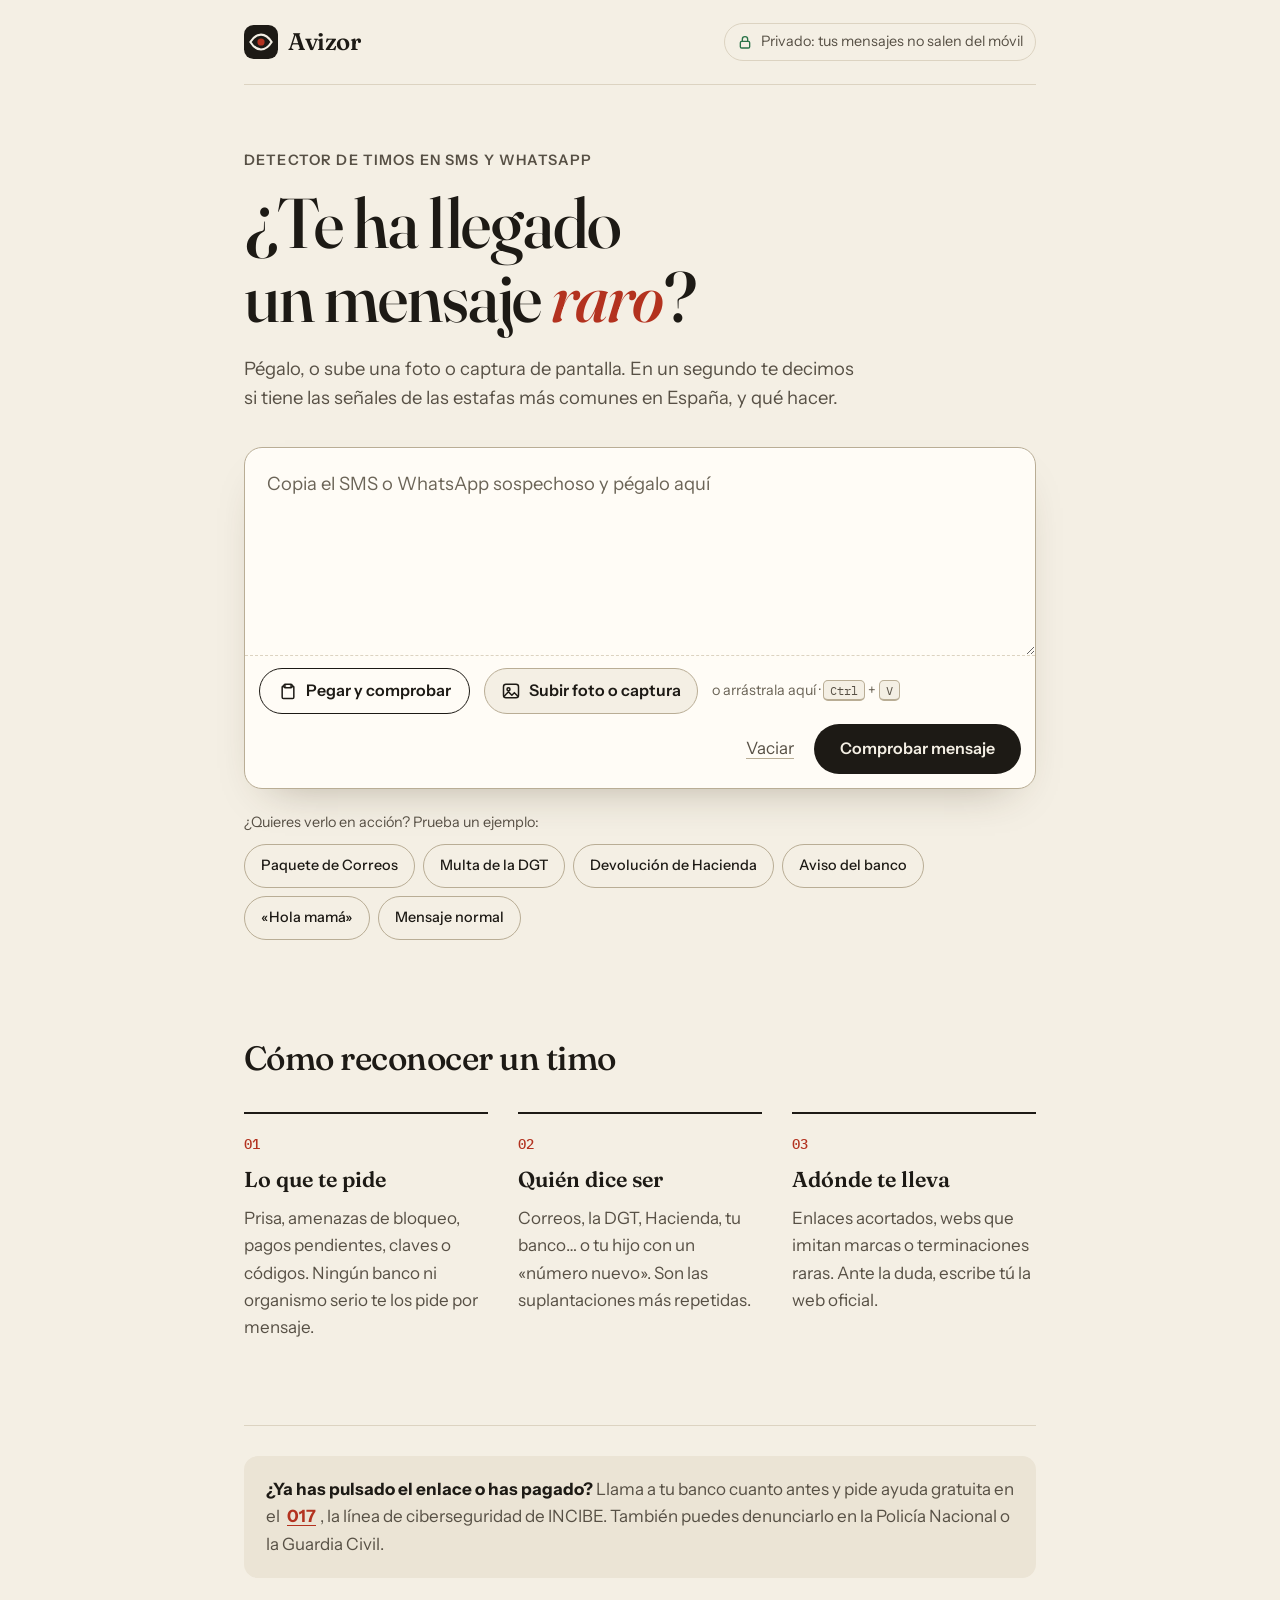
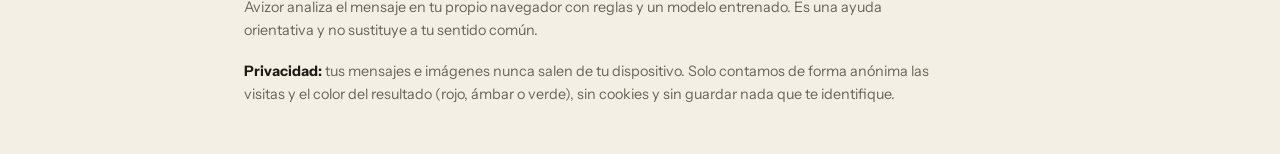
<file: index.html>
<!doctype html>
<html lang="es">
<head>
  <meta charset="utf-8">
  <meta name="viewport" content="width=device-width, initial-scale=1">
  <title>Avizor · Detector de timos</title>
  <meta name="description" content="Pega un SMS o sube una captura y descubre si tiene las señales de las estafas más comunes.">
  <meta name="theme-color" content="#f4efe4" media="(prefers-color-scheme: light)">
  <meta name="theme-color" content="#15130f" media="(prefers-color-scheme: dark)">
  <link rel="icon" href="data:image/svg+xml,%3Csvg xmlns='http://www.w3.org/2000/svg' viewBox='0 0 32 32'%3E%3Crect width='32' height='32' rx='9' fill='%231d1a15'/%3E%3Cpath d='M6 16c2.8-4.6 6.2-7 10-7s7.2 2.4 10 7c-2.8 4.6-6.2 7-10 7s-7.2-2.4-10-7z' fill='none' stroke='%23f4efe4' stroke-width='2'/%3E%3Ccircle cx='16' cy='16' r='3.4' fill='%23c0392b'/%3E%3C/svg%3E">
  <!-- App instalable (PWA): icono en la pantalla de inicio y pantalla completa -->
  <link rel="manifest" href="manifest.webmanifest">
  <link rel="apple-touch-icon" href="apple-touch-icon.png">
  <meta name="apple-mobile-web-app-capable" content="yes">
  <meta name="mobile-web-app-capable" content="yes">
  <meta name="apple-mobile-web-app-title" content="Avizor">
  <meta name="apple-mobile-web-app-status-bar-style" content="default">
  <link rel="preconnect" href="https://fonts.googleapis.com">
  <link rel="preconnect" href="https://fonts.gstatic.com" crossorigin>
  <link rel="stylesheet" href="https://fonts.googleapis.com/css2?family=Fraunces:ital,opsz,wght@0,9..144,400..700;1,9..144,400..600&family=Instrument+Sans:wght@400..700&family=IBM+Plex+Mono:wght@400;500&display=swap">
  <link rel="stylesheet" href="styles.css?v=10">
  <!-- Si cambias el número de versión aquí, cámbialo también en sw.js -->
</head>
<body>
  <a class="saltar" href="#mensaje">Saltar al cuadro de texto</a>

  <div class="pagina">

    <!-- Barra superior con el logotipo -->
    <header class="barra">
      <a class="marca" href="./" aria-label="Avizor, inicio">
        <svg class="logo" viewBox="0 0 32 32" aria-hidden="true">
          <rect width="32" height="32" rx="9" class="logo-fondo"/>
          <path d="M6 16c2.8-4.6 6.2-7 10-7s7.2 2.4 10 7c-2.8 4.6-6.2 7-10 7s-7.2-2.4-10-7z" class="logo-ojo"/>
          <circle cx="16" cy="16" r="3.4" class="logo-pupila"/>
        </svg>
        <span>Avizor</span>
      </a>
      <span class="sello">
        <svg viewBox="0 0 24 24" aria-hidden="true"><rect x="5" y="11" width="14" height="10" rx="2"/><path d="M8 11V8a4 4 0 0 1 8 0v3"/></svg>
        Privado: tus mensajes no salen del móvil
      </span>
    </header>

    <main>
      <!-- Presentación -->
      <section class="intro" aria-labelledby="titular">
        <p class="antetitulo">Detector de timos en SMS y WhatsApp</p>
        <h1 id="titular">¿Te ha llegado un mensaje <em>raro</em>?</h1>
        <p class="entradilla">Pégalo, o sube una foto o captura de pantalla. En un segundo te decimos si tiene
          las señales de las estafas más comunes en España, y qué hacer.</p>
      </section>

      <!-- Compositor: texto + captura (toda la caja acepta arrastrar una imagen) -->
      <section id="zona-imagen" class="compositor" aria-label="Mensaje a comprobar">
        <label for="mensaje" class="solo-lectores">Mensaje que quieres comprobar</label>
        <textarea id="mensaje" rows="6" placeholder="Copia el SMS o WhatsApp sospechoso y pégalo aquí"></textarea>

        <div id="estado-ocr" class="estado-ocr" hidden role="status" aria-live="polite">
          <img id="vista-previa" alt="Miniatura de la imagen subida">
          <div class="estado-texto">
            <p id="mensaje-ocr"></p>
            <div class="progreso"><div id="barra-ocr"></div></div>
          </div>
        </div>

        <div class="compositor-pie">
          <!-- Un solo toque: pega lo copiado y lo comprueba (ideal en iPhone).
               Se muestra solo si el navegador permite leer el portapapeles. -->
          <button type="button" id="pegar" class="btn-pegar" hidden>
            <svg viewBox="0 0 24 24" aria-hidden="true"><rect x="7" y="4" width="10" height="4" rx="1.5"/><path d="M9 6H6.5A1.5 1.5 0 0 0 5 7.5v12A1.5 1.5 0 0 0 6.5 21h11a1.5 1.5 0 0 0 1.5-1.5v-12A1.5 1.5 0 0 0 17.5 6H15"/></svg>
            Pegar y comprobar
          </button>
          <button type="button" id="adjuntar" class="btn-adjuntar">
            <svg viewBox="0 0 24 24" aria-hidden="true"><rect x="3" y="4" width="18" height="16" rx="3"/><circle cx="9" cy="10" r="1.8"/><path d="M4 18l5-5 4 4 3-3 4 4"/></svg>
            <span class="texto-largo">Subir foto o captura</span><span class="texto-corto">Subir foto</span>
          </button>
          <span class="pista">o arrástrala aquí · <kbd>Ctrl</kbd> + <kbd>V</kbd></span>
          <div class="acciones">
            <button type="button" id="limpiar" class="btn-texto">Vaciar</button>
            <button type="button" id="analizar" class="btn-principal">Comprobar mensaje</button>
          </div>
        </div>

        <!-- En iPhone ofrece: Fototeca, Hacer foto o Seleccionar archivo (app Archivos) -->
        <input type="file" id="archivo" accept="image/*,.txt,text/plain" hidden>
        <div class="capa-soltar" aria-hidden="true">Suelta la imagen o el archivo para leerlo</div>
      </section>

      <nav class="ejemplos" aria-label="Mensajes de ejemplo">
        <span class="ejemplos-titulo">¿Quieres verlo en acción? Prueba un ejemplo:</span>
        <button type="button" data-ejemplo="correos">Paquete de Correos</button>
        <button type="button" data-ejemplo="dgt">Multa de la DGT</button>
        <button type="button" data-ejemplo="hacienda">Devolución de Hacienda</button>
        <button type="button" data-ejemplo="banco">Aviso del banco</button>
        <button type="button" data-ejemplo="mama">«Hola mamá»</button>
        <button type="button" data-ejemplo="normal">Mensaje normal</button>
      </nav>

      <!-- Resultado (oculto hasta analizar) -->
      <section id="resultado" class="resultado" hidden aria-live="polite" aria-labelledby="titulo-veredicto">
        <div class="veredicto">
          <div class="semaforo" aria-hidden="true">
            <span class="luz roja"></span>
            <span class="luz ambar"></span>
            <span class="luz verde"></span>
          </div>
          <div class="veredicto-texto">
            <p class="antetitulo">Nuestro veredicto</p>
            <h2 id="titulo-veredicto" tabindex="-1"></h2>
            <p id="resumen" class="resumen"></p>
          </div>
        </div>

        <div class="escala">
          <div class="escala-pista" aria-hidden="true">
            <span class="tramo">Seguro</span>
            <span class="tramo">Dudoso</span>
            <span class="tramo">Estafa</span>
          </div>
          <div id="medidor" class="escala-carril" role="meter" aria-label="Nivel de riesgo"
               aria-valuemin="0" aria-valuemax="100" aria-valuenow="0">
            <span id="marcador" class="marcador"></span>
          </div>
          <p id="puntuacion" class="puntuacion"></p>
        </div>

        <!-- Lo primero: qué hacer -->
        <div class="consejos-bloque">
          <h3>Qué hacer ahora</h3>
          <ul id="consejos" class="consejos"></ul>
          <a id="llamar-017" class="btn-017" href="tel:017">
            <svg viewBox="0 0 24 24" aria-hidden="true"><path d="M5 4h4l2 5-2.5 1.5a11 11 0 0 0 5 5L15 13l5 2v4a2 2 0 0 1-2 2A16 16 0 0 1 3 6a2 2 0 0 1 2-2"/></svg>
            Llamar gratis al 017 (INCIBE)
          </a>
        </div>

        <div class="rejilla">
          <div class="bloque">
            <h3>Por qué lo decimos</h3>
            <ol id="motivos" class="motivos"></ol>
            <details id="mas-senales" class="mas-senales">
              <summary id="mas-senales-texto"></summary>
              <ol id="motivos-resto" class="motivos motivos-resto"></ol>
            </details>
          </div>
          <div class="bloque">
            <h3>Tu mensaje, con las señales marcadas</h3>
            <blockquote id="mensaje-marcado" class="mensaje-marcado"></blockquote>
            <p class="leyenda">
              <mark class="m-grave">señal grave</mark>
              <mark class="m-aviso">señal de aviso</mark>
              <mark class="m-positivo">web oficial</mark>
            </p>
          </div>
        </div>

        <div class="cierre">
          <button type="button" id="otro" class="btn-secundario">
            <svg viewBox="0 0 24 24" aria-hidden="true"><path d="M4 12a8 8 0 1 0 2.3-5.6M4 4v4h4"/></svg>
            Comprobar otro mensaje
          </button>
          <p class="aviso-orientativo">Avizor es orientativo: si dudas, contacta con la entidad por sus canales oficiales.</p>
        </div>
      </section>

      <!-- Qué miramos -->
      <section class="como" aria-labelledby="como-titulo">
        <h2 id="como-titulo" class="como-titulo">Cómo reconocer un timo</h2>
        <div class="pasos">
          <article>
            <span class="num" aria-hidden="true">01</span>
            <h3>Lo que te pide</h3>
            <p>Prisa, amenazas de bloqueo, pagos pendientes, claves o códigos. Ningún banco ni organismo serio te los pide por mensaje.</p>
          </article>
          <article>
            <span class="num" aria-hidden="true">02</span>
            <h3>Quién dice ser</h3>
            <p>Correos, la DGT, Hacienda, tu banco… o tu hijo con un «número nuevo». Son las suplantaciones más repetidas.</p>
          </article>
          <article>
            <span class="num" aria-hidden="true">03</span>
            <h3>Adónde te lleva</h3>
            <p>Enlaces acortados, webs que imitan marcas o terminaciones raras. Ante la duda, escribe tú la web oficial.</p>
          </article>
        </div>
      </section>
    </main>

    <footer class="pie">
      <div class="pie-ayuda">
        <p><strong>¿Ya has pulsado el enlace o has pagado?</strong> Llama a tu banco cuanto antes y
          pide ayuda gratuita en el <a href="tel:017">017</a>, la línea de ciberseguridad de INCIBE.
          También puedes denunciarlo en la Policía Nacional o la Guardia Civil.</p>
      </div>
      <p class="pie-nota">Avizor analiza el mensaje en tu propio navegador con reglas y un modelo entrenado.
        Es una ayuda orientativa y no sustituye a tu sentido común.</p>
      <p class="pie-nota"><strong>Privacidad:</strong> tus mensajes e imágenes nunca salen de tu dispositivo.
        Solo contamos de forma anónima las visitas y el color del resultado (rojo, ámbar o verde),
        sin cookies y sin guardar nada que te identifique.</p>
    </footer>
  </div>

  <!-- Orden importante: modelo entrenado -> motor de análisis -> interfaz -->
  <script src="modelo.js?v=10"></script>
  <script src="motor.js?v=10"></script>
  <script src="app.js?v=10"></script>
</body>
</html>
</file>
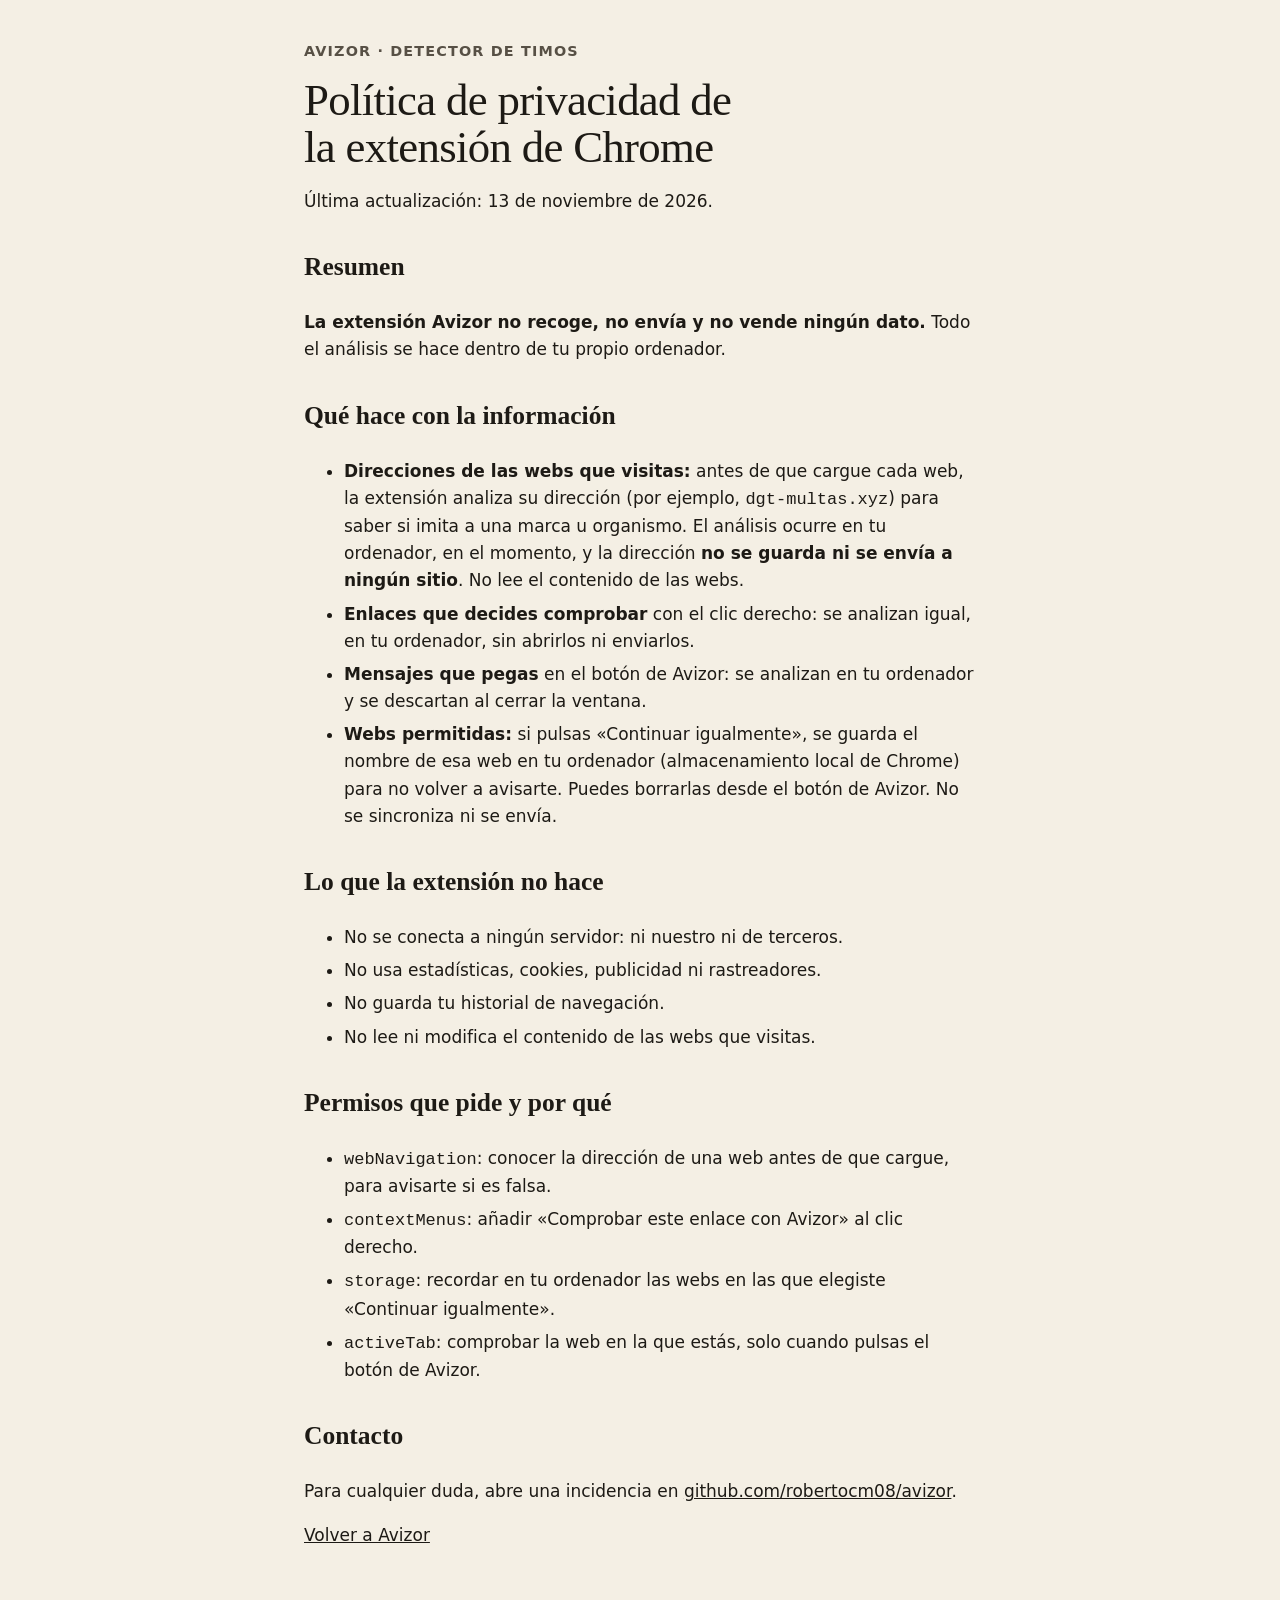
<file: privacidad-extension.html>
<!doctype html>
<html lang="es">
<head>
  <meta charset="utf-8">
  <meta name="viewport" content="width=device-width, initial-scale=1">
  <title>Privacidad · Extensión Avizor</title>
  <link rel="icon" href="icono-192.png">
  <link rel="stylesheet" href="styles.css?v=9">
  <style>
    .legal { max-width: 720px; margin: 0 auto; padding: 40px 24px 64px; }
    .legal h1 { font-size: clamp(2rem, 6vw, 2.8rem); }
    .legal h2 { font-family: var(--serif); margin-top: 32px; }
    .legal li { margin: 6px 0; }
  </style>
</head>
<body>
  <main class="legal">
    <p class="antetitulo">Avizor · Detector de timos</p>
    <h1>Política de privacidad de la extensión de Chrome</h1>
    <p>Última actualización: 13 de noviembre de 2026.</p>

    <h2>Resumen</h2>
    <p><strong>La extensión Avizor no recoge, no envía y no vende ningún dato.</strong> Todo el análisis
      se hace dentro de tu propio ordenador.</p>

    <h2>Qué hace con la información</h2>
    <ul>
      <li><strong>Direcciones de las webs que visitas:</strong> antes de que cargue cada web, la extensión
        analiza su dirección (por ejemplo, <code>dgt-multas.xyz</code>) para saber si imita a una marca u
        organismo. El análisis ocurre en tu ordenador, en el momento, y la dirección
        <strong>no se guarda ni se envía a ningún sitio</strong>. No lee el contenido de las webs.</li>
      <li><strong>Enlaces que decides comprobar</strong> con el clic derecho: se analizan igual, en tu
        ordenador, sin abrirlos ni enviarlos.</li>
      <li><strong>Mensajes que pegas</strong> en el botón de Avizor: se analizan en tu ordenador y se
        descartan al cerrar la ventana.</li>
      <li><strong>Webs permitidas:</strong> si pulsas «Continuar igualmente», se guarda el nombre de esa web
        en tu ordenador (almacenamiento local de Chrome) para no volver a avisarte. Puedes borrarlas desde el
        botón de Avizor. No se sincroniza ni se envía.</li>
    </ul>

    <h2>Lo que la extensión no hace</h2>
    <ul>
      <li>No se conecta a ningún servidor: ni nuestro ni de terceros.</li>
      <li>No usa estadísticas, cookies, publicidad ni rastreadores.</li>
      <li>No guarda tu historial de navegación.</li>
      <li>No lee ni modifica el contenido de las webs que visitas.</li>
    </ul>

    <h2>Permisos que pide y por qué</h2>
    <ul>
      <li><code>webNavigation</code>: conocer la dirección de una web antes de que cargue, para avisarte si es falsa.</li>
      <li><code>contextMenus</code>: añadir «Comprobar este enlace con Avizor» al clic derecho.</li>
      <li><code>storage</code>: recordar en tu ordenador las webs en las que elegiste «Continuar igualmente».</li>
      <li><code>activeTab</code>: comprobar la web en la que estás, solo cuando pulsas el botón de Avizor.</li>
    </ul>

    <h2>Contacto</h2>
    <p>Para cualquier duda, abre una incidencia en
      <a href="https://github.com/robertocm08/avizor/issues">github.com/robertocm08/avizor</a>.</p>
    <p><a href="./">Volver a Avizor</a></p>
  </main>
</body>
</html>
</file>
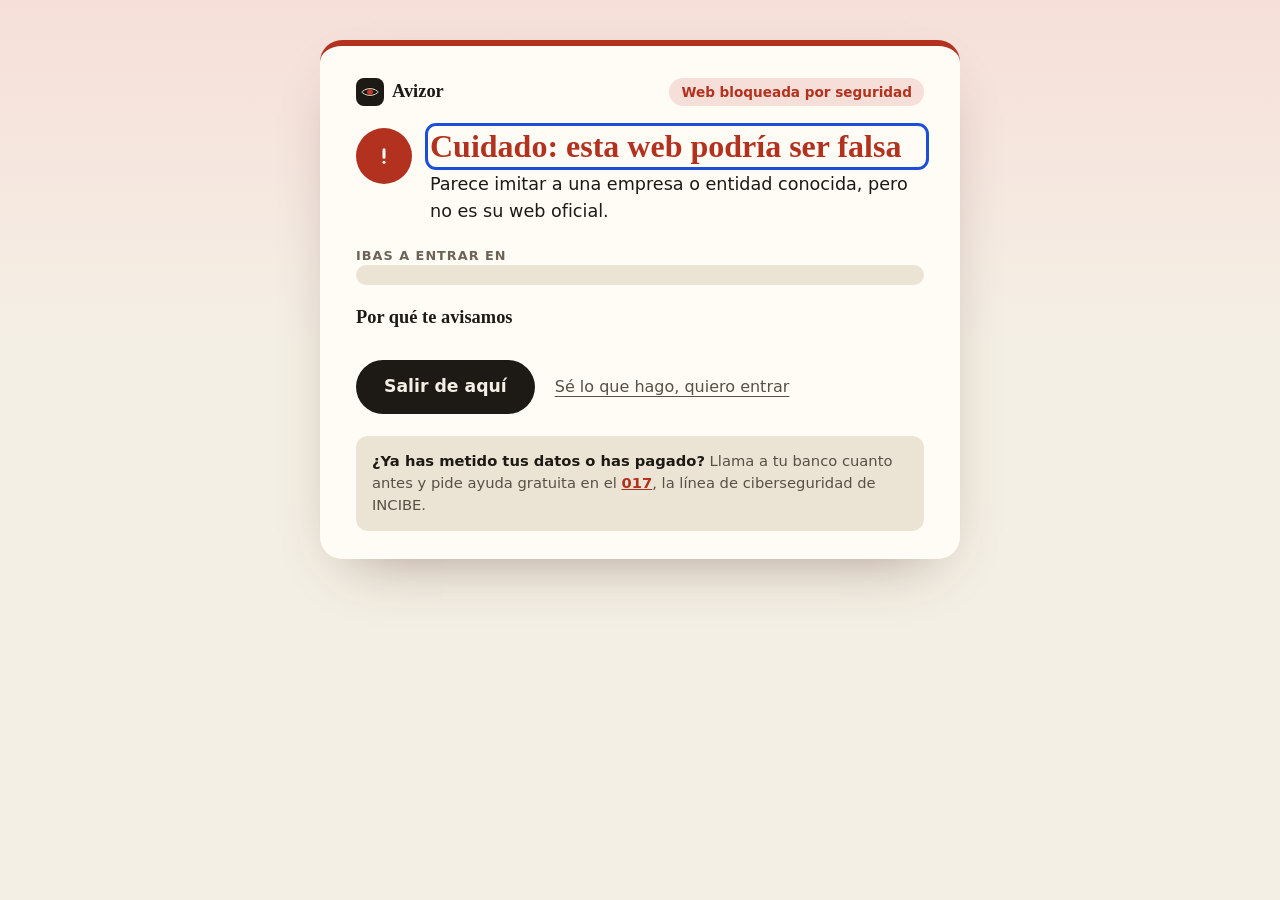
<file: extension/aviso.html>
<!doctype html>
<html lang="es">
<head>
  <meta charset="utf-8">
  <meta name="viewport" content="width=device-width, initial-scale=1">
  <title>Cuidado: posible web falsa · Avizor</title>
  <link rel="icon" href="iconos/32.png">
  <link rel="stylesheet" href="estilo.css">
  <style>
    body { min-height: 100vh; display: grid; place-items: start center; padding: 40px 16px 56px;
           background: linear-gradient(180deg, var(--rojo-suave) 0, var(--papel) 340px); }
    .tarjeta { width: 100%; max-width: 640px; background: var(--superficie); border-radius: 22px;
               border-top: 6px solid var(--rojo); box-shadow: 0 24px 60px -30px rgba(60,20,10,.45);
               padding: 32px 36px 28px; display: grid; gap: 22px; }
    .cabecera { display: flex; align-items: center; justify-content: space-between; gap: 12px; flex-wrap: wrap; }
    .sello-rojo { display: inline-flex; align-items: center; gap: 6px; padding: 4px 12px; border-radius: 999px;
                  background: var(--rojo-suave); color: var(--rojo); font-weight: 700; font-size: .85rem; }
    .titular { display: flex; gap: 18px; align-items: flex-start; }
    .icono-alerta { flex: none; width: 56px; height: 56px; border-radius: 50%; background: var(--rojo);
                    display: grid; place-items: center; }
    .icono-alerta svg { width: 30px; height: 30px; stroke: #fff; fill: none; stroke-width: 2.4; stroke-linecap: round; }
    h1 { font-size: 2rem; color: var(--rojo); }
    .entradilla { font-size: 1.1rem; margin-top: 6px; }
    h2 { font-size: 1.15rem; margin-bottom: 10px; }
    .acciones { display: flex; flex-wrap: wrap; align-items: center; gap: 12px; }
    .acciones .btn-principal { min-height: 54px; padding: 0 28px; font-size: 1.08rem; }
    .continuar { border-top: 1px dashed var(--linea); padding-top: 16px; display: grid; gap: 12px; }
    .continuar[hidden] { display: none; }
    .continuar p { color: var(--tinta-suave); }
    .ayuda { background: var(--papel-hundido); padding: 14px 16px; border-radius: 12px; }
    @media (max-width: 520px) {
      .tarjeta { padding: 24px 20px; }
      h1 { font-size: 1.6rem; }
      .acciones .btn { width: 100%; }
    }
  </style>
</head>
<body>
  <main class="tarjeta" aria-labelledby="titulo">
    <div class="cabecera">
      <span class="marca"><img src="iconos/48.png" alt="">Avizor</span>
      <span class="sello-rojo">Web bloqueada por seguridad</span>
    </div>

    <div class="titular">
      <span class="icono-alerta" aria-hidden="true">
        <svg viewBox="0 0 24 24"><path d="M12 7v6"/><path d="M12 17h.01"/></svg>
      </span>
      <div>
        <h1 id="titulo" tabindex="-1">Cuidado: esta web podría ser falsa</h1>
        <p class="entradilla" id="entradilla">Parece imitar a una empresa o entidad conocida, pero no es su web oficial.</p>
      </div>
    </div>

    <div>
      <p class="antetitulo">Ibas a entrar en</p>
      <p class="direccion" id="direccion"></p>
    </div>

    <section aria-labelledby="por-que">
      <h2 id="por-que">Por qué te avisamos</h2>
      <ol class="motivos" id="motivos"></ol>
    </section>

    <div class="acciones">
      <button type="button" class="btn btn-principal" id="salir">Salir de aquí</button>
      <button type="button" class="btn-texto" id="mostrar-continuar" aria-expanded="false" aria-controls="continuar">Sé lo que hago, quiero entrar</button>
    </div>

    <div class="continuar" id="continuar" hidden>
      <p>Entra solo si estás seguro de que es la web correcta. <strong>No escribas contraseñas, datos de tu tarjeta ni códigos.</strong>
        Avizor no volverá a avisarte en esta web.</p>
      <div><button type="button" class="btn btn-secundario" id="continuar-igualmente">Entrar igualmente</button></div>
    </div>

    <p class="ayuda"><strong>¿Ya has metido tus datos o has pagado?</strong> Llama a tu banco cuanto antes y pide ayuda gratuita
      en el <a href="tel:017">017</a>, la línea de ciberseguridad de INCIBE.</p>
  </main>
  <script src="motor.js"></script>
  <script src="decision.js"></script>
  <script src="aviso.js"></script>
</body>
</html>
</file>
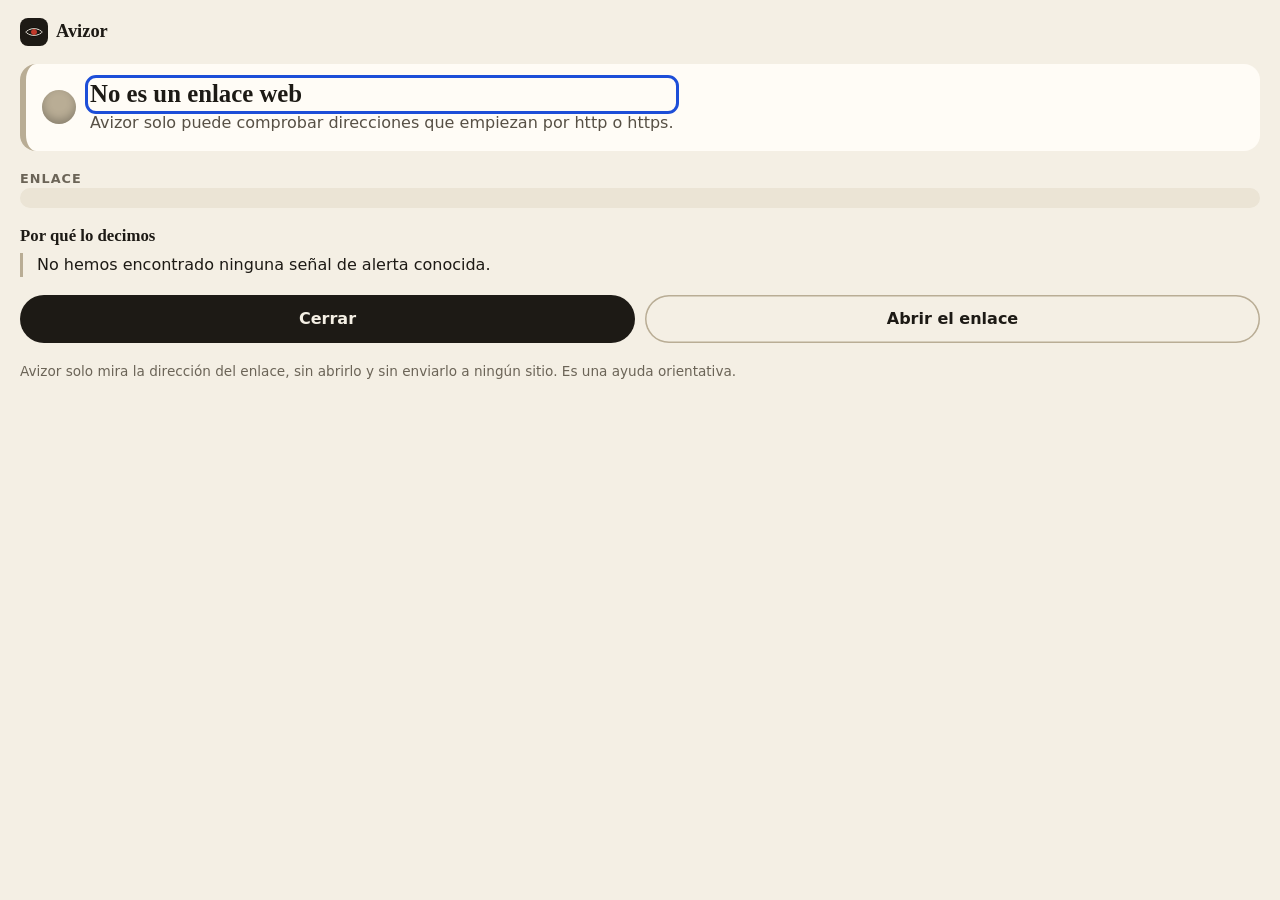
<file: extension/enlace.html>
<!doctype html>
<html lang="es">
<head>
  <meta charset="utf-8">
  <meta name="viewport" content="width=device-width, initial-scale=1">
  <title>Comprobar enlace · Avizor</title>
  <link rel="icon" href="iconos/32.png">
  <link rel="stylesheet" href="estilo.css">
  <style>
    body { padding: 18px 20px 24px; display: grid; gap: 18px; }
    .veredicto { display: flex; gap: 14px; align-items: center; padding: 16px; border-radius: 16px; background: var(--superficie);
                 border-left: 6px solid var(--linea-fuerte); }
    .luz { flex: none; width: 34px; height: 34px; border-radius: 50%; background: var(--linea-fuerte);
           box-shadow: inset 0 -4px 8px rgba(0,0,0,.25); }
    h1 { font-size: 1.55rem; }
    .resumen { color: var(--tinta-suave); margin-top: 2px; }
    .nivel-estafa .veredicto { border-left-color: var(--rojo); background: var(--rojo-suave); }
    .nivel-estafa .luz { background: var(--rojo); }
    .nivel-estafa h1 { color: var(--rojo); }
    .nivel-dudoso .veredicto { border-left-color: var(--ambar); background: var(--ambar-suave); }
    .nivel-dudoso .luz { background: var(--ambar); }
    .nivel-dudoso h1 { color: var(--ambar-texto); }
    .nivel-seguro .veredicto { border-left-color: var(--verde); background: var(--verde-suave); }
    .nivel-seguro .luz { background: var(--verde); }
    .nivel-seguro h1 { color: var(--verde); }
    h2 { font-size: 1.05rem; margin-bottom: 8px; }
    .nota { font-size: .92rem; color: var(--tinta-suave); padding: 10px 12px; border-radius: 10px; background: var(--papel-hundido); }
    .nota[hidden] { display: none; }
    .acciones { display: flex; gap: 10px; flex-wrap: wrap; }
    .acciones .btn { flex: 1; }
    .pie { font-size: .85rem; color: var(--tinta-tenue); }
  </style>
</head>
<body>
  <span class="marca"><img src="iconos/48.png" alt="">Avizor</span>

  <section class="veredicto" aria-live="polite">
    <span class="luz" aria-hidden="true"></span>
    <div>
      <h1 id="titulo" tabindex="-1">Comprobando…</h1>
      <p class="resumen" id="resumen"></p>
    </div>
  </section>

  <div>
    <p class="antetitulo">Enlace</p>
    <p class="direccion" id="direccion"></p>
  </div>

  <p class="nota" id="nota-acortado" hidden>Es un enlace <strong>acortado</strong>: esconde a qué web lleva de verdad.
    Avizor no lo abre para comprobarlo, así que no podemos saber adónde te mandaría.</p>

  <section aria-labelledby="por-que">
    <h2 id="por-que">Por qué lo decimos</h2>
    <ol class="motivos" id="motivos"></ol>
  </section>

  <div class="acciones">
    <button type="button" class="btn btn-principal" id="cerrar">Cerrar</button>
    <button type="button" class="btn btn-secundario" id="abrir">Abrir el enlace</button>
  </div>
  <p class="pie">Avizor solo mira la dirección del enlace, sin abrirlo y sin enviarlo a ningún sitio. Es una ayuda orientativa.</p>

  <script src="motor.js"></script>
  <script src="decision.js"></script>
  <script src="enlace.js"></script>
</body>
</html>
</file>
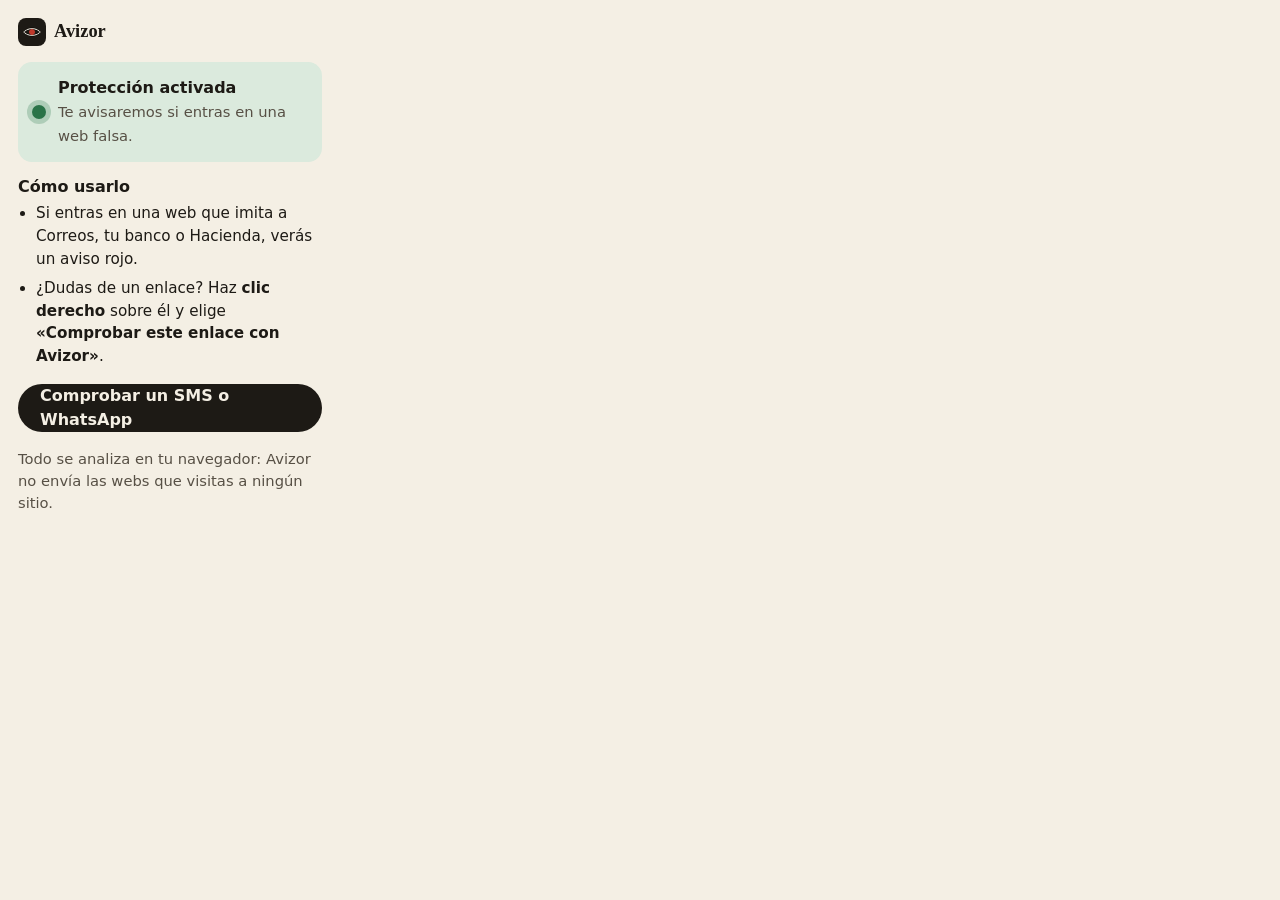
<file: extension/popup.html>
<!doctype html>
<html lang="es">
<head>
  <meta charset="utf-8">
  <title>Avizor</title>
  <link rel="stylesheet" href="estilo.css">
  <style>
    body { width: 340px; padding: 18px; display: grid; gap: 16px; }
    .estado { display: flex; gap: 12px; align-items: center; padding: 14px; border-radius: 14px; background: var(--verde-suave); }
    .punto { flex: none; width: 14px; height: 14px; border-radius: 50%; background: var(--verde);
             box-shadow: 0 0 0 5px color-mix(in srgb, var(--verde) 25%, transparent); }
    .estado strong { display: block; }
    .estado span { font-size: .92rem; color: var(--tinta-suave); }
    h2 { font-size: 1rem; font-family: var(--sans); font-weight: 700; margin-bottom: 6px; }
    ul { margin: 0; padding-left: 18px; display: grid; gap: 6px; font-size: .95rem; }
    .permitidas { font-size: .92rem; color: var(--tinta-suave); display: flex; align-items: center; justify-content: space-between; gap: 8px; }
    .permitidas[hidden] { display: none; }
    .btn { width: 100%; }
  </style>
</head>
<body>
  <span class="marca"><img src="iconos/48.png" alt="">Avizor</span>

  <div class="estado">
    <span class="punto" aria-hidden="true"></span>
    <div>
      <strong>Protección activada</strong>
      <span id="contador">Te avisaremos si entras en una web falsa.</span>
    </div>
  </div>

  <section>
    <h2>Cómo usarlo</h2>
    <ul>
      <li>Si entras en una web que imita a Correos, tu banco o Hacienda, verás un aviso rojo.</li>
      <li>¿Dudas de un enlace? Haz <strong>clic derecho</strong> sobre él y elige <strong>«Comprobar este enlace con Avizor»</strong>.</li>
    </ul>
  </section>

  <p class="permitidas" id="permitidas" hidden>
    <span id="permitidas-texto"></span>
    <button type="button" class="btn-texto" id="olvidar">Volver a avisar</button>
  </p>

  <a class="btn btn-principal" href="https://robertocm08.github.io/avizor/" target="_blank" rel="noopener">Comprobar un SMS o WhatsApp</a>
  <p class="ayuda">Todo se analiza en tu navegador: Avizor no envía las webs que visitas a ningún sitio.</p>

  <script src="popup.js"></script>
</body>
</html>
</file>
<file: styles.css>
/* =====================================================================
   Avizor — hoja de estilos
   Paleta "papel y tinta": fondos cálidos, texto casi negro y los tres
   colores del semáforo como únicos colores intensos.

   Accesibilidad (WCAG 2.1 AA):
   - Todos los textos tienen contraste >= 4.5:1 (también --tinta-tenue).
   - Ningún texto baja de ~15px; zonas pulsables de al menos 44px.
   - Foco siempre visible; las marcas no dependen solo del color.
   ===================================================================== */

:root {
  /* Superficies */
  --papel: #f4efe4;
  --papel-hundido: #ebe4d5;
  --superficie: #fffcf6;
  /* Texto */
  --tinta: #1d1a15;
  --tinta-suave: #575045;       /* 7.0:1 sobre papel */
  --tinta-tenue: #6b6457;       /* 5.2:1 sobre papel */
  /* Líneas */
  --linea: #dcd3c1;
  --linea-fuerte: #b9ad95;
  /* Semáforo */
  --rojo: #b3321f;
  --ambar: #cf8a12;             /* luces, barras y subrayados */
  --ambar-texto: #8a5700;       /* texto ámbar: 5:1 sobre su fondo suave */
  --verde: #2a7348;
  --rojo-suave: #f6dfd9;
  --ambar-suave: #f6e8cb;
  --verde-suave: #dbeadd;
  /* Otros */
  --foco: #1d4ed8;
  --carcasa: #23201b;
  --sombra: 0 1px 0 rgba(255,255,255,.6) inset, 0 20px 44px -26px rgba(60, 45, 20, .38);

  --serif: "Fraunces", Georgia, "Times New Roman", serif;
  --sans: "Instrument Sans", "Segoe UI", system-ui, sans-serif;
  --mono: "IBM Plex Mono", ui-monospace, Consolas, monospace;

  /* Escala tipográfica (4 tamaños de texto + titulares) */
  --t-peque: .9rem;     /* 15.3px: etiquetas, notas */
  --t-base: 1rem;       /* 17px */
  --t-medio: 1.15rem;
  --t-titulo: 1.35rem;

  --radio: 18px;
}

@media (prefers-color-scheme: dark) {
  :root:not([data-theme="light"]) {
    --papel: #15130f;
    --papel-hundido: #1f1c16;
    --superficie: #1d1a15;
    --tinta: #f2ede2;
    --tinta-suave: #c4bcad;
    --tinta-tenue: #a39b8c;
    --linea: #37322a;
    --linea-fuerte: #574f42;

    --rojo: #f08371;
    --ambar: #f0b44f;
    --ambar-texto: #f0b44f;
    --verde: #6cc290;
    --rojo-suave: #3d201b;
    --ambar-suave: #3a2c12;
    --verde-suave: #183023;

    --foco: #8fb4ff;
    --carcasa: #0c0b09;
    --sombra: 0 20px 44px -26px rgba(0, 0, 0, .75);
  }
}
:root[data-theme="dark"] {
  --papel: #15130f; --papel-hundido: #1f1c16; --superficie: #1d1a15;
  --tinta: #f2ede2; --tinta-suave: #c4bcad; --tinta-tenue: #a39b8c;
  --linea: #37322a; --linea-fuerte: #574f42;
  --rojo: #f08371; --ambar: #f0b44f; --ambar-texto: #f0b44f; --verde: #6cc290;
  --rojo-suave: #3d201b; --ambar-suave: #3a2c12; --verde-suave: #183023;
  --foco: #8fb4ff; --carcasa: #0c0b09; --sombra: 0 20px 44px -26px rgba(0, 0, 0, .75);
}

* { box-sizing: border-box; }

html { -webkit-text-size-adjust: 100%; }

body {
  margin: 0;
  background: var(--papel);
  color: var(--tinta);
  font-family: var(--sans);
  font-size: 17px;
  line-height: 1.6;
  -webkit-font-smoothing: antialiased;
}

.pagina {
  max-width: 840px;
  margin: 0 auto;
  padding: 0 24px;
}

button { font: inherit; color: inherit; cursor: pointer; }
a { color: inherit; }
svg { flex-shrink: 0; }

.solo-lectores {
  position: absolute; width: 1px; height: 1px; overflow: hidden;
  clip: rect(0 0 0 0); white-space: nowrap;
}

/* Enlace para saltar directamente al cuadro (solo visible con teclado) */
.saltar {
  position: absolute;
  left: 16px;
  top: -60px;
  z-index: 10;
  padding: 10px 16px;
  border-radius: 10px;
  background: var(--tinta);
  color: var(--papel);
  font-weight: 600;
  text-decoration: none;
}
.saltar:focus { top: 12px; }

/* Foco visible y consistente en todo lo interactivo */
:focus-visible {
  outline: 3px solid var(--foco);
  outline-offset: 3px;
  border-radius: 6px;
}

/* ===== Barra superior ===== */
.barra {
  display: flex;
  justify-content: space-between;
  align-items: center;
  gap: 16px;
  padding: 20px 0;
  border-bottom: 1px solid var(--linea);
}

.marca {
  display: inline-flex;
  align-items: center;
  gap: 10px;
  min-height: 44px;
  text-decoration: none;
  font-family: var(--serif);
  font-size: 1.5rem;
  font-weight: 600;
  letter-spacing: -.02em;
}
.logo { width: 34px; height: 34px; }
.logo-fondo { fill: var(--tinta); }
.logo-ojo { fill: none; stroke: var(--papel); stroke-width: 2; }
.logo-pupila { fill: var(--rojo); }

.sello {
  display: inline-flex;
  align-items: center;
  gap: 8px;
  padding: 6px 12px;
  border: 1px solid var(--linea);
  border-radius: 999px;
  font-size: var(--t-peque);
  color: var(--tinta-suave);
}
.sello svg {
  width: 16px; height: 16px;
  fill: none; stroke: var(--verde); stroke-width: 2; stroke-linecap: round;
}

/* ===== Presentación ===== */
.intro { padding: 64px 0 34px; }

.antetitulo {
  margin: 0 0 14px;
  font-size: var(--t-peque);
  font-weight: 600;
  letter-spacing: .08em;
  text-transform: uppercase;
  color: var(--tinta-suave);
}

h1 {
  margin: 0;
  font-family: var(--serif);
  font-size: clamp(2.4rem, 7vw, 4.4rem);
  font-weight: 500;
  font-variation-settings: "opsz" 144;
  line-height: 1.05;
  letter-spacing: -.015em;
  text-wrap: balance;
}
h1 em { font-style: italic; color: var(--rojo); }

.entradilla {
  max-width: 34em;
  margin: 20px 0 0;
  font-size: var(--t-medio);
  color: var(--tinta-suave);
  text-wrap: pretty;
}

/* ===== Compositor ===== */
.compositor {
  position: relative;
  background: var(--superficie);
  border: 1.5px solid var(--linea-fuerte);
  border-radius: var(--radio);
  box-shadow: var(--sombra);
  transition: border-color .2s, box-shadow .2s;
}
/* El foco del cuadro se marca en toda la caja: más visible y más bonito */
.compositor:focus-within {
  border-color: var(--foco);
  box-shadow: 0 0 0 3px color-mix(in srgb, var(--foco) 25%, transparent), var(--sombra);
}

textarea {
  display: block;
  width: 100%;
  min-height: 180px;
  padding: 22px 22px 14px;
  border: 0;
  border-radius: var(--radio) var(--radio) 0 0;
  background: transparent;
  color: var(--tinta);
  font: inherit;
  font-size: var(--t-medio);
  line-height: 1.55;
  resize: vertical;
}
textarea:focus, textarea:focus-visible { outline: none; }
textarea::placeholder { color: var(--tinta-tenue); opacity: 1; }

.compositor-pie {
  display: flex;
  align-items: center;
  flex-wrap: wrap;
  gap: 10px 14px;
  padding: 12px 14px 14px;
  border-top: 1px dashed var(--linea);
}

.btn-adjuntar {
  display: inline-flex;
  align-items: center;
  gap: 8px;
  min-height: 46px;
  padding: 0 16px;
  border: 1.5px solid var(--linea-fuerte);
  border-radius: 999px;
  background: var(--papel);
  font-size: var(--t-base);
  font-weight: 600;
  transition: border-color .15s, background .15s;
}
.btn-adjuntar:hover { border-color: var(--tinta); }

/* Pegar y comprobar: la acción más directa en el móvil */
.btn-pegar {
  display: inline-flex;
  align-items: center;
  gap: 8px;
  min-height: 46px;
  padding: 0 18px;
  border: 1.5px solid var(--tinta);     /* en ordenador, secundario (ahí se usa Ctrl+V) */
  border-radius: 999px;
  background: transparent;
  color: var(--tinta);
  font-size: var(--t-base);
  font-weight: 600;
}
.btn-pegar[hidden] { display: none; }
.btn-pegar svg {
  width: 20px; height: 20px;
  fill: none; stroke: currentColor; stroke-width: 1.8;
  stroke-linecap: round; stroke-linejoin: round;
}
.btn-pegar:hover { box-shadow: 0 8px 20px -10px rgba(0,0,0,.5); }
.btn-adjuntar svg, .btn-secundario svg, .btn-017 svg {
  width: 20px; height: 20px;
  fill: none; stroke: currentColor; stroke-width: 1.8;
  stroke-linecap: round; stroke-linejoin: round;
}
.texto-corto { display: none; }

.pista { font-size: var(--t-peque); color: var(--tinta-tenue); }

kbd {
  font-family: var(--mono);
  font-size: .85em;
  padding: 1px 6px;
  border: 1px solid var(--linea-fuerte);
  border-bottom-width: 2px;
  border-radius: 5px;
  background: var(--papel);
  color: var(--tinta-suave);
}

.acciones { display: flex; align-items: center; gap: 6px; margin-left: auto; }

.btn-texto {
  min-height: 46px;
  padding: 0 14px;
  border: 0;
  border-radius: 999px;
  background: none;
  color: var(--tinta-suave);
  text-decoration: underline;
  text-decoration-color: var(--linea-fuerte);
  text-underline-offset: 4px;
}
.btn-texto:hover { color: var(--tinta); }

.btn-principal {
  min-height: 50px;
  padding: 0 26px;
  border: 0;
  border-radius: 999px;
  background: var(--tinta);
  color: var(--papel);
  font-weight: 600;
  font-size: var(--t-base);
  transition: transform .15s, box-shadow .15s;
}
.btn-principal:hover { box-shadow: 0 8px 20px -10px rgba(0,0,0,.5); }
.btn-principal:active { transform: scale(.97); }

/* Capa que aparece al arrastrar una imagen encima */
.capa-soltar {
  position: absolute;
  inset: 0;
  display: grid;
  place-items: center;
  border: 2px dashed var(--tinta);
  border-radius: var(--radio);
  background: color-mix(in srgb, var(--superficie) 94%, transparent);
  font-family: var(--serif);
  font-size: 1.45rem;
  opacity: 0;
  pointer-events: none;
  transition: opacity .15s;
}
.compositor.arrastrando .capa-soltar { opacity: 1; }

/* Progreso de la lectura de la captura */
.estado-ocr {
  display: flex;
  gap: 14px;
  align-items: center;
  margin: 0 14px 12px;
  padding: 12px;
  border-radius: 12px;
  background: var(--papel);
}
.estado-ocr[hidden] { display: none; }
.estado-ocr img {
  width: 56px; height: 56px;
  object-fit: cover;
  border-radius: 8px;
  border: 1px solid var(--linea);
}
.estado-texto { flex: 1; min-width: 0; }
.estado-texto p { margin: 0 0 8px; font-size: var(--t-peque); color: var(--tinta-suave); }
.progreso { height: 6px; border-radius: 99px; background: var(--linea); overflow: hidden; }
#barra-ocr { height: 100%; width: 0; background: var(--tinta); transition: width .3s; }
.estado-ocr.error p { color: var(--rojo); margin: 0; font-weight: 600; }
.estado-ocr.error .progreso { display: none; }

/* ===== Ejemplos ===== */
.ejemplos {
  display: flex;
  flex-wrap: wrap;
  align-items: center;
  gap: 8px;
  margin: 22px 0 0;
}
.ejemplos-titulo {
  flex-basis: 100%;
  margin-bottom: 2px;
  font-size: var(--t-peque);
  color: var(--tinta-suave);
}
.ejemplos button {
  min-height: 44px;
  padding: 0 16px;
  border: 1.5px solid var(--linea-fuerte);
  border-radius: 999px;
  background: transparent;
  font-size: var(--t-peque);
  font-weight: 500;
  color: var(--tinta);
  transition: border-color .15s, background .15s;
}
.ejemplos button:hover { border-color: var(--tinta); background: var(--superficie); }

/* ===== Resultado ===== */
.resultado {
  --nivel: var(--tinta);
  --nivel-texto: var(--tinta);
  --nivel-suave: var(--papel-hundido);
  margin-top: 48px;
  padding: 36px;
  background: var(--superficie);
  border: 1px solid var(--linea);
  border-top: 6px solid var(--nivel);
  border-radius: var(--radio);
  box-shadow: var(--sombra);
  animation: aparecer .45s ease both;
  scroll-margin-top: 20px;
}
.nivel-estafa { --nivel: var(--rojo);  --nivel-texto: var(--rojo);        --nivel-suave: var(--rojo-suave); }
.nivel-dudoso { --nivel: var(--ambar); --nivel-texto: var(--ambar-texto); --nivel-suave: var(--ambar-suave); }
.nivel-seguro { --nivel: var(--verde); --nivel-texto: var(--verde);       --nivel-suave: var(--verde-suave); }

@keyframes aparecer {
  from { opacity: 0; transform: translateY(10px); }
  to   { opacity: 1; transform: none; }
}

.veredicto { display: flex; gap: 28px; align-items: center; }

/* Semáforo: carcasa oscura con tres lámparas */
.semaforo {
  display: flex;
  flex-direction: column;
  gap: 9px;
  padding: 11px;
  border-radius: 999px;
  background: var(--carcasa);
  box-shadow: inset 0 2px 6px rgba(0,0,0,.5), 0 10px 24px -12px rgba(0,0,0,.5);
}
.luz {
  width: 40px; height: 40px;
  border-radius: 50%;
  background: #3a362f;
  box-shadow: inset 0 3px 6px rgba(0,0,0,.45);
  transition: background .3s, box-shadow .3s;
}
.nivel-estafa .luz.roja,
.nivel-dudoso .luz.ambar,
.nivel-seguro .luz.verde {
  background: radial-gradient(circle at 35% 30%, #fff8 0 12%, transparent 40%), var(--nivel);
  box-shadow: 0 0 24px 3px color-mix(in srgb, var(--nivel) 55%, transparent);
}

.veredicto-texto { min-width: 0; }
.veredicto-texto .antetitulo { margin-bottom: 4px; }
.veredicto h2 {
  margin: 0;
  font-family: var(--serif);
  font-size: clamp(2.1rem, 5.5vw, 3.1rem);
  font-weight: 600;
  font-variation-settings: "opsz" 144;
  letter-spacing: -.01em;
  line-height: 1.05;
  color: var(--nivel-texto);
}
.veredicto h2:focus { outline: none; }
.veredicto h2:focus-visible { outline: 3px solid var(--foco); outline-offset: 4px; }
.resumen { margin: 10px 0 0; font-size: var(--t-medio); max-width: 30em; text-wrap: pretty; }

/* Escala de riesgo */
.escala { margin: 28px 0 0; }
.escala-pista {
  display: grid;
  grid-template-columns: 20fr 30fr 50fr;   /* mismos cortes que en motor.js: 20 y 50 */
  font-size: var(--t-peque);
  color: var(--tinta-suave);
  margin-bottom: 6px;
}
.tramo:not(:first-child) { padding-left: 8px; border-left: 1px solid var(--linea); }
.escala-carril {
  position: relative;
  height: 10px;
  border-radius: 99px;
  background: linear-gradient(90deg,
    var(--verde) 0 20%, var(--ambar) 20% 50%, var(--rojo) 50% 100%);
}
.marcador {
  position: absolute;
  top: 50%;
  left: 0;
  width: 24px; height: 24px;
  border-radius: 50%;
  background: var(--superficie);
  border: 5px solid var(--tinta);
  box-shadow: 0 2px 6px rgba(0,0,0,.25);
  transform: translate(-50%, -50%);
  transition: left .6s cubic-bezier(.2,.8,.2,1);
}
.puntuacion {
  margin: 12px 0 0;
  font-size: var(--t-peque);
  color: var(--tinta-suave);
}
.puntuacion strong { color: var(--tinta); }

/* Qué hacer ahora: lo más importante, justo tras el veredicto */
.consejos-bloque {
  margin-top: 28px;
  padding: 24px 26px;
  border-radius: 14px;
  background: var(--nivel-suave);
  border-left: 5px solid var(--nivel);
}
.consejos-bloque h3, .bloque h3 {
  margin: 0 0 12px;
  font-family: var(--serif);
  font-size: var(--t-titulo);
  font-weight: 600;
  letter-spacing: -.01em;
  line-height: 1.25;
}
.consejos { margin: 0; padding: 0; list-style: none; }
.consejos li {
  position: relative;
  padding: 6px 0 6px 30px;
}
.consejos li::before {
  content: "";
  position: absolute;
  left: 2px;
  top: .9em;
  width: 16px;
  height: 2.5px;
  border-radius: 2px;
  background: var(--nivel);
}
.btn-017 {
  display: inline-flex;
  align-items: center;
  gap: 10px;
  min-height: 48px;
  margin-top: 14px;
  padding: 0 20px;
  border-radius: 999px;
  background: var(--tinta);
  color: var(--papel);
  font-weight: 600;
  text-decoration: none;
}
.btn-017[hidden] { display: none; }
.btn-017:hover { box-shadow: 0 8px 20px -10px rgba(0,0,0,.5); }

/* Rejilla: motivos + mensaje marcado */
.rejilla {
  display: grid;
  grid-template-columns: 1.15fr 1fr;
  gap: 36px;
  margin-top: 32px;
  padding-top: 30px;
  border-top: 1px solid var(--linea);
}
.bloque { min-width: 0; }

.mensaje-marcado {
  margin: 0;
  padding: 18px 20px;
  border-radius: 4px 18px 18px 18px;   /* forma de bocadillo de mensaje */
  background: var(--papel-hundido);
  font-size: var(--t-base);
  line-height: 1.75;
  white-space: pre-wrap;
  overflow-wrap: anywhere;
}
/* Las marcas se distinguen por color Y por el estilo del subrayado */
mark {
  color: inherit;
  padding: 1px 2px;
  border-radius: 3px;
  text-decoration-line: underline;
  text-decoration-thickness: 2.5px;
  text-underline-offset: 4px;
  -webkit-box-decoration-break: clone;
  box-decoration-break: clone;
}
.m-grave    { background: var(--rojo-suave);  text-decoration-color: var(--rojo);  text-decoration-style: solid; }
.m-aviso    { background: var(--ambar-suave); text-decoration-color: var(--ambar); text-decoration-style: dashed; }
.m-positivo { background: var(--verde-suave); text-decoration-color: var(--verde); text-decoration-style: dotted; }

.leyenda {
  display: flex;
  flex-wrap: wrap;
  gap: 8px 14px;
  margin: 14px 0 0;
  font-size: var(--t-peque);
}

/* Lista de motivos numerada */
.motivos {
  list-style: none;
  margin: 0;
  padding: 0;
  counter-reset: motivo;
}
.motivos-resto { counter-reset: motivo 3; margin-top: 16px; }
.motivos li {
  position: relative;
  padding: 0 0 16px 38px;
  margin-bottom: 16px;
  border-bottom: 1px solid var(--linea);
  counter-increment: motivo;
}
.motivos li:last-child { border-bottom: 0; margin-bottom: 0; padding-bottom: 0; }
.motivos li::before {
  content: counter(motivo);
  position: absolute;
  left: 0;
  top: 0;
  width: 26px; height: 26px;
  display: grid;
  place-items: center;
  border-radius: 50%;
  background: var(--papel-hundido);
  font-size: .85rem;
  font-weight: 700;
  color: var(--tinta-suave);
}
.motivos li.grave::before { background: var(--rojo-suave); color: var(--rojo); }
.motivos li.positivo::before { background: var(--verde-suave); color: var(--verde); }
.etiqueta {
  display: inline-block;
  margin-bottom: 4px;
  padding: 1px 10px;
  border-radius: 999px;
  font-size: .85rem;
  font-weight: 700;
  letter-spacing: .04em;
  background: var(--ambar-suave);
  color: var(--ambar-texto);
}
.grave .etiqueta    { background: var(--rojo-suave);  color: var(--rojo); }
.positivo .etiqueta { background: var(--verde-suave); color: var(--verde); }
.motivo-titulo { display: block; font-weight: 650; line-height: 1.35; }
.motivo-texto { display: block; margin-top: 3px; color: var(--tinta-suave); }
.evidencia {
  margin-top: 6px;
  font-family: var(--mono);
  font-size: .85rem;
  color: var(--tinta-tenue);
  overflow-wrap: anywhere;
}
.motivos .vacio { padding-left: 0; color: var(--tinta-suave); }
.motivos .vacio::before { content: none; }

/* "Ver todas las señales": plegable nativo, accesible por teclado */
.mas-senales { margin-top: 18px; }
.mas-senales[hidden] { display: none; }
.mas-senales summary {
  display: inline-flex;
  align-items: center;
  gap: 8px;
  min-height: 44px;
  padding: 0 16px;
  border: 1.5px solid var(--linea-fuerte);
  border-radius: 999px;
  font-weight: 600;
  cursor: pointer;
  list-style: none;
}
.mas-senales summary::-webkit-details-marker { display: none; }
.mas-senales summary::after {
  content: "";
  width: 8px; height: 8px;
  border-right: 2px solid currentColor;
  border-bottom: 2px solid currentColor;
  transform: translateY(-2px) rotate(45deg);
  transition: transform .2s;
}
.mas-senales[open] summary::after { transform: translateY(2px) rotate(-135deg); }
.mas-senales summary:hover { border-color: var(--tinta); }

/* Cierre del resultado */
.cierre {
  display: flex;
  flex-wrap: wrap;
  align-items: center;
  gap: 12px 20px;
  margin-top: 32px;
  padding-top: 24px;
  border-top: 1px solid var(--linea);
}
.btn-secundario {
  display: inline-flex;
  align-items: center;
  gap: 10px;
  min-height: 48px;
  padding: 0 20px;
  border: 1.5px solid var(--tinta);
  border-radius: 999px;
  background: transparent;
  font-weight: 600;
}
.btn-secundario:hover { background: var(--papel); }
.aviso-orientativo { flex: 1 1 260px; margin: 0; font-size: var(--t-peque); color: var(--tinta-suave); }

/* ===== Cómo reconocer un timo ===== */
.como { margin-top: 92px; }
.como-titulo {
  margin: 0 0 26px;
  font-family: var(--serif);
  font-size: 2.1rem;
  font-weight: 500;
  letter-spacing: -.015em;
}
.pasos {
  display: grid;
  grid-template-columns: repeat(3, 1fr);
  gap: 30px;
}
.pasos article { border-top: 2px solid var(--tinta); padding-top: 16px; }
.pasos .num { font-family: var(--mono); font-size: var(--t-peque); color: var(--rojo); font-weight: 500; }
.pasos h3 {
  margin: 6px 0 8px;
  font-family: var(--serif);
  font-size: var(--t-titulo);
  font-weight: 600;
}
.pasos p { margin: 0; color: var(--tinta-suave); }

/* ===== Pie ===== */
.pie {
  margin-top: 84px;
  padding: 30px 0 48px;
  border-top: 1px solid var(--linea);
  color: var(--tinta-suave);
}
.pie-ayuda {
  padding: 20px 22px;
  border-radius: 14px;
  background: var(--papel-hundido);
}
.pie-ayuda p { margin: 0; max-width: 48em; }
.pie strong { color: var(--tinta); }
.pie a {
  display: inline-block;
  padding: 10px 6px;         /* zona táctil de 44 px sin cambiar el texto */
  margin: -10px -2px;
  font-weight: 700;
  color: var(--rojo);
  text-underline-offset: 3px;
}
.pie-nota { margin: 18px 0 0; font-size: var(--t-peque); color: var(--tinta-tenue); max-width: 48em; }

/* ===== Móvil ===== */
@media (max-width: 680px) {
  body { font-size: 16.5px; }
  .pagina { padding: 0 16px; }
  .sello { padding: 4px 10px; font-size: .82rem; }
  .sello svg { width: 14px; height: 14px; }
  .intro { padding: 40px 0 26px; }
  .pista, .texto-largo { display: none; }
  .texto-corto { display: inline; }
  .compositor-pie { padding: 12px; gap: 10px; }
  /* En el móvil, "Pegar y comprobar" es LA acción principal (un solo toque) */
  .btn-pegar {
    width: 100%; justify-content: center; min-height: 54px;
    border: 0; background: var(--tinta); color: var(--papel); font-size: var(--t-medio);
  }
  .btn-adjuntar { flex: 1; justify-content: center; }
  .acciones { width: 100%; margin-left: 0; }
  .btn-principal { flex: 1; }
  /* Si se puede pegar con un toque, "Comprobar" pasa a ser secundario */
  .btn-pegar:not([hidden]) ~ .acciones .btn-principal {
    background: transparent; color: var(--tinta); box-shadow: inset 0 0 0 1.5px var(--tinta);
  }
  /* ...pero si ya hay texto en el cuadro, lo siguiente es comprobarlo:
     "Comprobar mensaje" vuelve a ser el botón destacado */
  .compositor.hay-texto .btn-pegar {
    min-height: 46px; background: transparent; color: var(--tinta);
    box-shadow: inset 0 0 0 1.5px var(--linea-fuerte); font-size: var(--t-base);
  }
  .compositor.hay-texto .btn-pegar:not([hidden]) ~ .acciones .btn-principal {
    background: var(--tinta); color: var(--papel); box-shadow: none;
  }
  .resultado { padding: 24px 18px; margin-top: 36px; }
  .veredicto { gap: 18px; align-items: flex-start; }
  .semaforo { padding: 8px; gap: 6px; }
  .luz { width: 28px; height: 28px; }
  .consejos-bloque { padding: 20px 18px; }
  .btn-017 { width: 100%; justify-content: center; }
  .rejilla, .pasos { grid-template-columns: 1fr; }
  .rejilla { gap: 30px; }
  .btn-secundario { width: 100%; justify-content: center; }
  .como { margin-top: 64px; }
  .como-titulo { font-size: 1.75rem; }
}

@media (max-width: 380px) {
  .sello { display: none; }
}

@media (prefers-reduced-motion: reduce) {
  * { animation: none !important; transition: none !important; scroll-behavior: auto !important; }
}

@media print {
  .barra .sello, .compositor, .ejemplos, .cierre, .como, .btn-017 { display: none !important; }
  .resultado { box-shadow: none; }
}
</file>
<file: extension/estilo.css>
/* Avizor (extensión) — mismos colores y tono que la web, sin tipografías externas. */
:root {
  --papel: #f4efe4;
  --papel-hundido: #ebe4d5;
  --superficie: #fffcf6;
  --tinta: #1d1a15;
  --tinta-suave: #575045;
  --tinta-tenue: #6b6457;
  --linea: #dcd3c1;
  --linea-fuerte: #b9ad95;
  --rojo: #b3321f;
  --ambar: #cf8a12;
  --ambar-texto: #8a5700;
  --verde: #2a7348;
  --rojo-suave: #f6dfd9;
  --ambar-suave: #f6e8cb;
  --verde-suave: #dbeadd;
  --foco: #1d4ed8;
  --serif: Georgia, "Times New Roman", serif;
  --sans: "Segoe UI", system-ui, -apple-system, Roboto, sans-serif;
  --mono: ui-monospace, Consolas, "SF Mono", monospace;
  color-scheme: light dark;
}
@media (prefers-color-scheme: dark) {
  :root {
    --papel: #15130f; --papel-hundido: #1f1c16; --superficie: #1d1a15;
    --tinta: #f2ede2; --tinta-suave: #c4bcad; --tinta-tenue: #a39b8c;
    --linea: #37322a; --linea-fuerte: #574f42;
    --rojo: #f08371; --ambar: #f0b44f; --ambar-texto: #f0b44f; --verde: #6cc290;
    --rojo-suave: #3d201b; --ambar-suave: #3a2c12; --verde-suave: #183023;
    --foco: #8fb4ff;
  }
}

* { box-sizing: border-box; }
html { font-size: 16px; }
body {
  margin: 0;
  background: var(--papel);
  color: var(--tinta);
  font-family: var(--sans);
  font-size: 1rem;
  line-height: 1.5;
}
h1, h2 { font-family: var(--serif); font-weight: 600; line-height: 1.15; margin: 0; }
p { margin: 0; }
a { color: inherit; }
:focus-visible { outline: 3px solid var(--foco); outline-offset: 2px; border-radius: 6px; }
button { font: inherit; cursor: pointer; }

.marca { display: inline-flex; align-items: center; gap: 8px; font-family: var(--serif); font-weight: 600; font-size: 1.15rem; }
.marca img { width: 28px; height: 28px; border-radius: 8px; }

.antetitulo {
  font-size: .8rem; font-weight: 700; letter-spacing: .08em; text-transform: uppercase; color: var(--tinta-tenue);
}
.direccion {
  font-family: var(--mono);
  font-size: .95rem;
  word-break: break-all;
  padding: 10px 12px;
  border-radius: 10px;
  background: var(--papel-hundido);
}

.motivos { list-style: none; margin: 0; padding: 0; display: grid; gap: 12px; }
.motivos li { display: grid; gap: 2px; padding-left: 14px; border-left: 3px solid var(--linea-fuerte); }
.motivos li.grave { border-left-color: var(--rojo); }
.motivos li.positivo { border-left-color: var(--verde); }
.motivo-titulo { font-weight: 650; }
.motivo-texto { color: var(--tinta-suave); font-size: .95rem; }

.btn {
  display: inline-flex; align-items: center; justify-content: center; gap: 8px;
  min-height: 48px; padding: 0 22px;
  border: 0; border-radius: 999px;
  font-weight: 650; font-size: 1rem; text-decoration: none;
}
.btn-principal { background: var(--tinta); color: var(--papel); }
.btn-secundario { background: transparent; color: var(--tinta); box-shadow: inset 0 0 0 1.5px var(--linea-fuerte); }
.btn-texto {
  min-height: 44px; padding: 0 8px; border: 0; background: none; color: var(--tinta-suave);
  text-decoration: underline; text-underline-offset: 4px;
}
.btn-texto:hover, .btn-secundario:hover { color: var(--tinta); }

.ayuda { font-size: .92rem; color: var(--tinta-suave); }
.ayuda strong { color: var(--tinta); }
.ayuda a { font-weight: 700; color: var(--rojo); }
</file>
